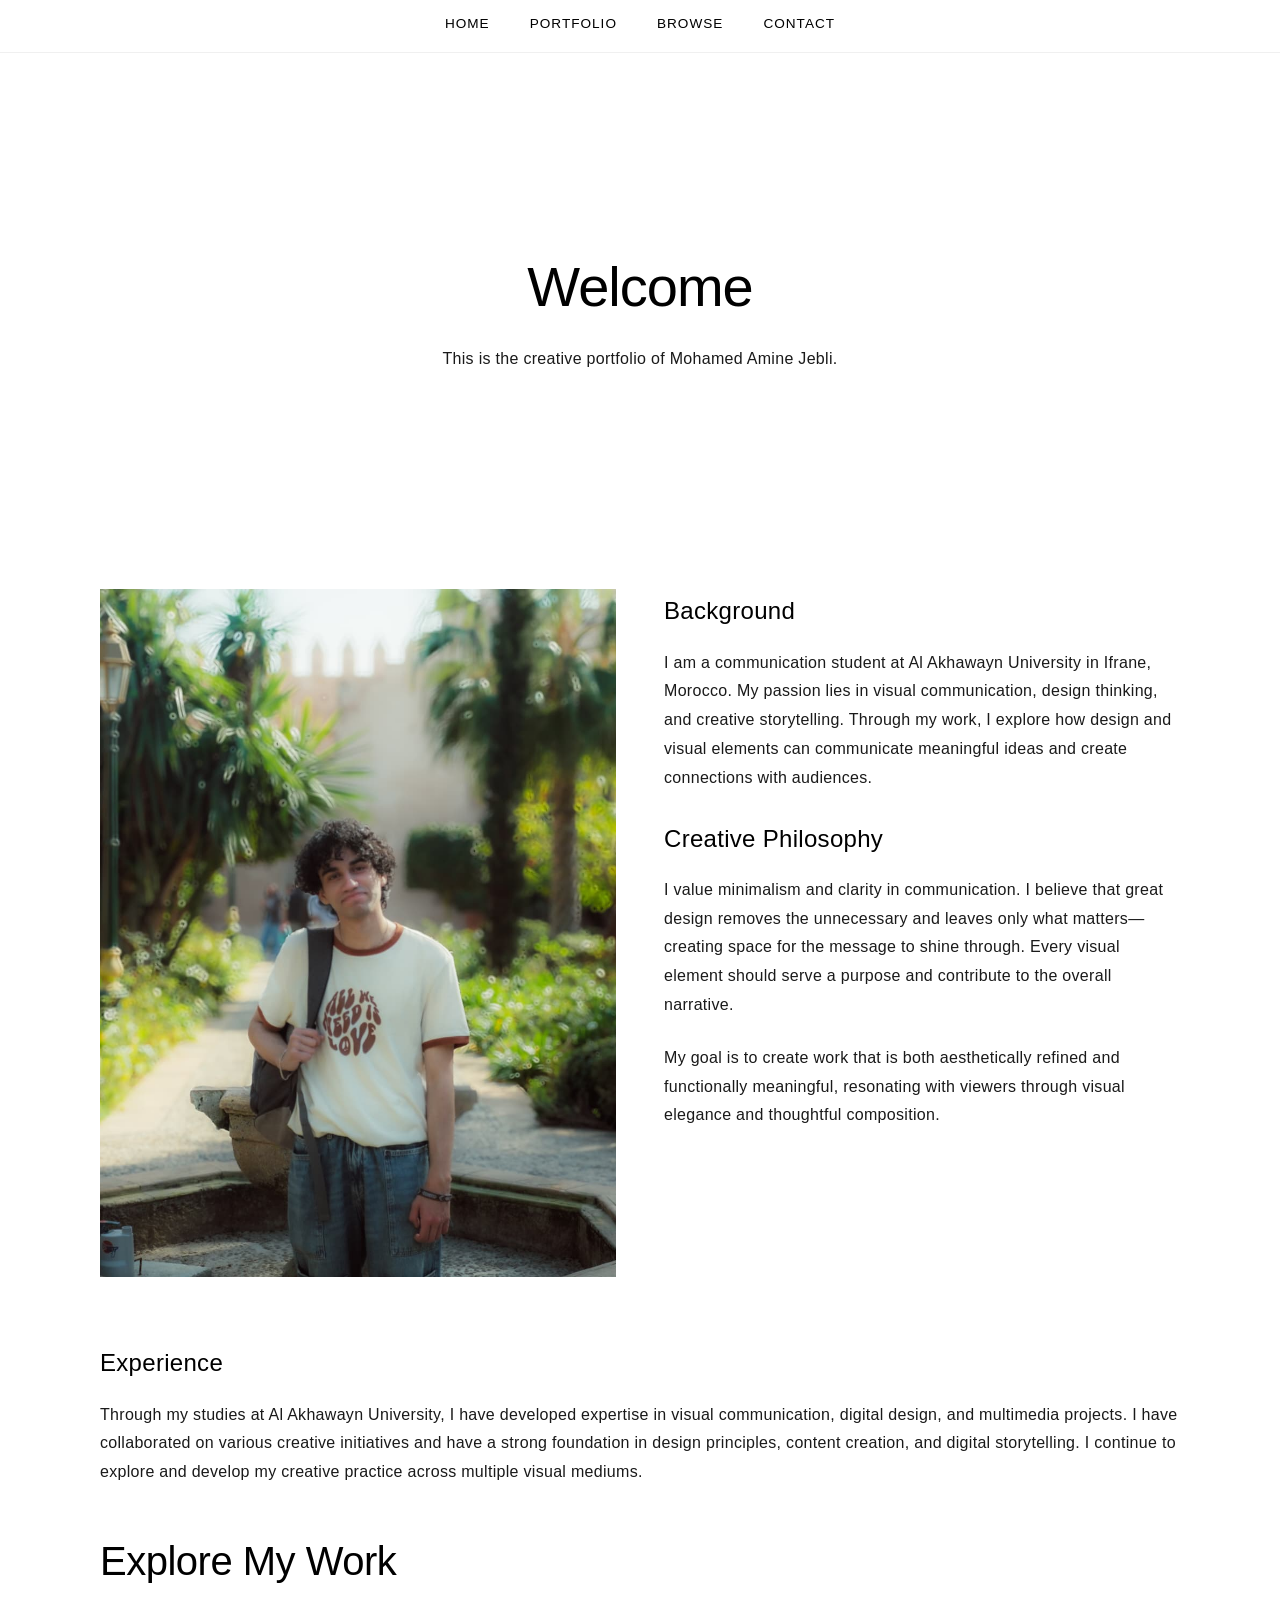
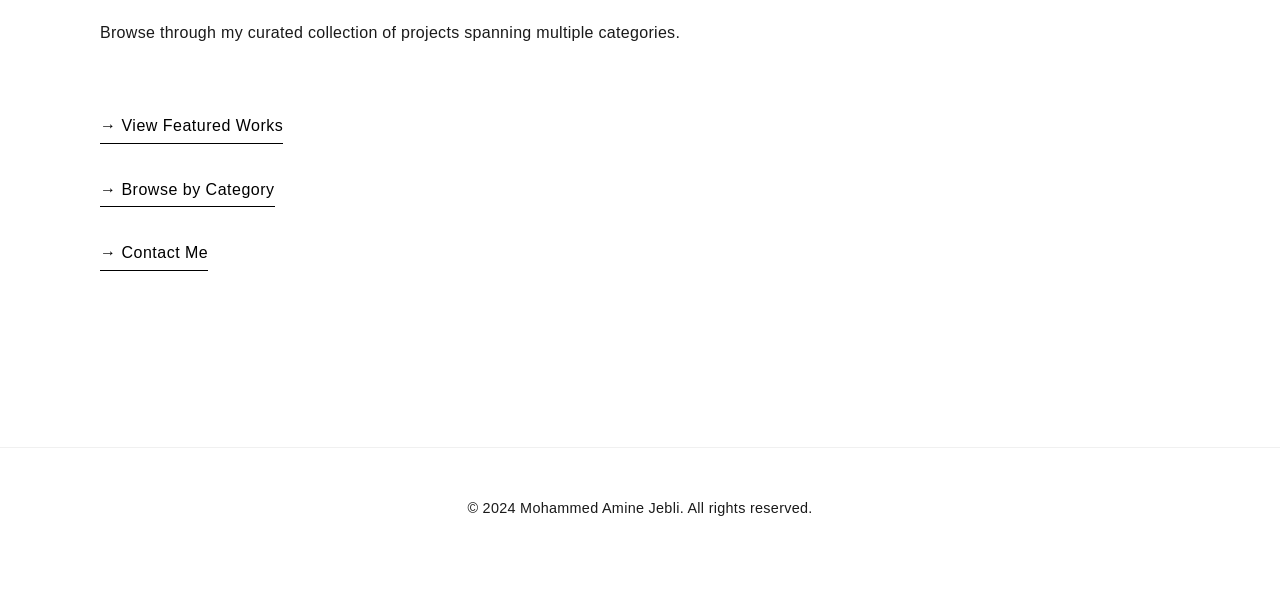
<file: index.html>
<!DOCTYPE html>
<html lang="en">
<head>
  <meta charset="UTF-8">
  <meta name="viewport" content="width=device-width, initial-scale=1.0">
  <title>Mohamed Amine Jebli | Portfolio</title>
  <link rel="preload" as="image" href="./images/background.jpg">
  <link rel="stylesheet" href="./css/style.css">
</head>
<body data-page="home">
  <header>
    <nav>
      <a href="index.html">Home</a>
      <a href="portfolio.html">Portfolio</a>
      <a href="browse.html">Browse</a>
      <a href="contact.html">Contact</a>
    </nav>
  </header>

  <main>
    <section id="hero" style="text-align: center; min-height: 40vh; display: flex; flex-direction: column; justify-content: center; align-items: center;">
      <h1 id="home-hero-title">Welcome</h1>
      <p id="home-hero-lead" style="max-width: 600px; margin: 0 auto;"></p>
    </section>

    <section id="intro" style="margin-top: 4rem;">
      <h2 id="home-about-heading" style="text-align: center;">About Me</h2>
      <div class="about-intro">
        <div class="about-portrait">
          <img src="images/background.jpg" alt="Mohamed Amine Jebli" loading="eager" fetchpriority="high" decoding="async">
        </div>
        <div class="about-text">
          <h3 id="home-background-heading">Background</h3>
          <p id="home-background-1"></p>
          <p id="home-background-2"></p>
          <h3 id="home-philosophy-heading">Creative Philosophy</h3>
          <p id="home-philosophy-1"></p>
          <p id="home-philosophy-2"></p>
        </div>
      </div>

      <div>
        <h3 id="home-experience-heading">Experience</h3>
        <p id="home-experience"></p>
      </div>

      <h2 id="home-explore-heading" style="margin-top: 3rem;">Explore My Work</h2>
      <p id="home-explore"></p>

      <div style="margin-top: 2rem;">
        <a id="home-portfolio-link" href="portfolio.html" class="cta-link">→ View Featured Works</a>
        <br>
        <a id="home-browse-link" href="browse.html" class="cta-link">→ Browse by Category</a>
        <br>
        <a id="home-contact-link" href="contact.html" class="cta-link">→ Contact Me</a>
      </div>
    </section>
  </main>

  <footer>
    <p id="site-footer"></p>
  </footer>

  <script src="./js/main.js"></script>
</body>
</html>
</file>
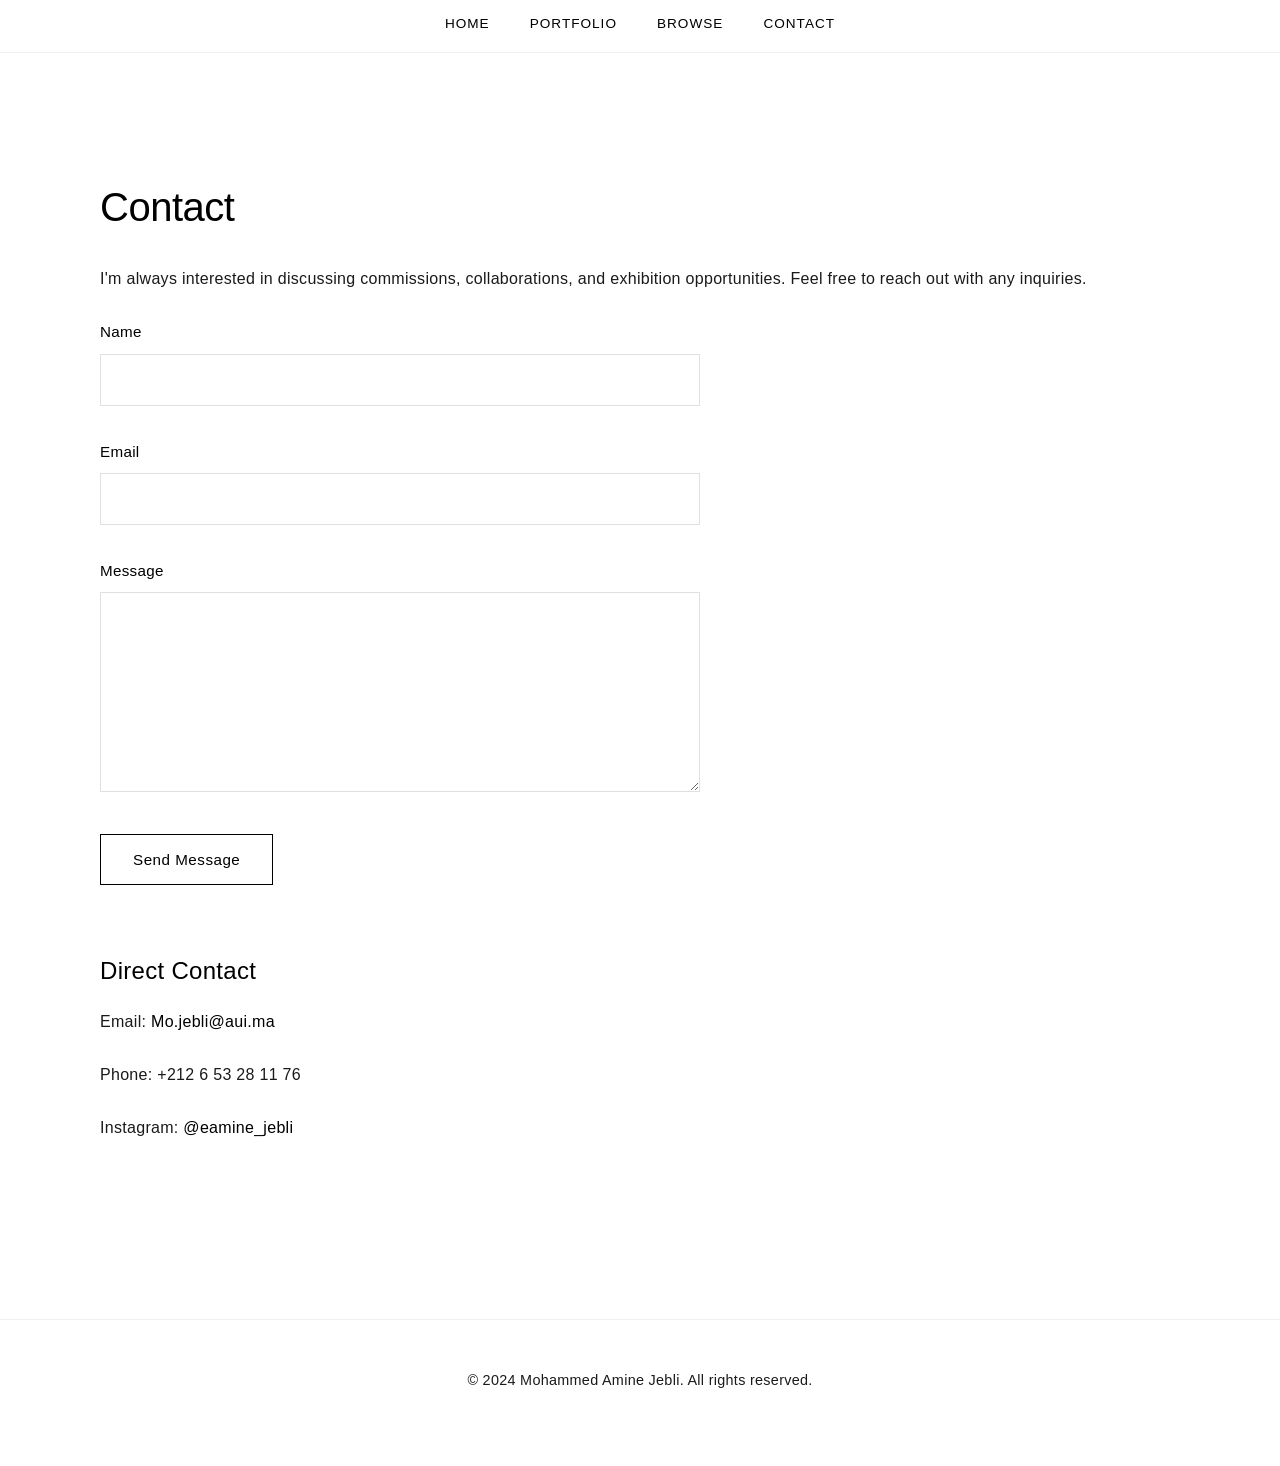
<file: contact.html>
<!DOCTYPE html>
<html lang="en">
<head>
  <meta charset="UTF-8">
  <meta name="viewport" content="width=device-width, initial-scale=1.0">
  <title>Contact | Mohamed Amine Jebli</title>
  <link rel="stylesheet" href="./css/style.css">
</head>
<body data-page="contact">
  <header>
    <nav>
      <a href="index.html">Home</a>
      <a href="portfolio.html">Portfolio</a>
      <a href="browse.html">Browse</a>
      <a href="contact.html">Contact</a>
    </nav>
  </header>

  <main>
    <section id="contact">
      <h2 id="contact-title">Contact</h2>
      <p id="contact-description"></p>
      <form id="contact-form">
        <div class="form-group">
          <label id="contact-name-label" for="name">Name</label>
          <input type="text" id="name" name="name" required>
        </div>
        <div class="form-group">
          <label id="contact-email-label" for="email">Email</label>
          <input type="email" id="email" name="email" required>
        </div>
        <div class="form-group">
          <label id="contact-message-label" for="message">Message</label>
          <textarea id="message" name="message" required></textarea>
        </div>
        <button id="contact-submit" type="submit">Send Message</button>
      </form>

      <div style="margin-top: 4rem;">
        <h3 id="contact-direct-heading">Direct Contact</h3>
        <p id="contact-email-line">Email: <a href="mailto:aminejebli@example.com">aminejebli@example.com</a></p>
        <p id="contact-phone-line">Phone: +212 6 XX XXX XXXX</p>
        <p >Instagram: <a href="https://www.instagram.com/eamine_jebli/" target="_blank">@eamine_jebli</a></p>
      </div>
    </section>
  </main>

  <footer>
    <p id="site-footer"></p>
  </footer>

  <script src="./js/main.js"></script>
</body>
</html>
</file>
<file: css/style.css>
/* ========================================
   MINIMALIST ARTIST PORTFOLIO
   Pure white background, clean typography
   ======================================== */

* {
  margin: 0;
  padding: 0;
  box-sizing: border-box;
}

html {
  scroll-behavior: smooth;
}

body {
  background-color: #ffffff;
  color: #000000;
  font-family: -apple-system, BlinkMacSystemFont, "Segoe UI", "Helvetica Neue", sans-serif;
  line-height: 1.8;
  font-size: 16px;
  letter-spacing: 0.3px;
}

/* ========================================
   TYPOGRAPHY
   ======================================== */

h1 {
  font-size: 3.5rem;
  font-weight: 300;
  line-height: 1.2;
  letter-spacing: -1px;
  margin-bottom: 1.5rem;
}

h2 {
  font-size: 2.5rem;
  font-weight: 300;
  line-height: 1.3;
  letter-spacing: -0.5px;
  margin-bottom: 2rem;
  margin-top: 3rem;
}

h3 {
  font-size: 1.5rem;
  font-weight: 400;
  margin-bottom: 1rem;
}

p {
  margin-bottom: 1.5rem;
  color: #1a1a1a;
}

a {
  color: #000000;
  text-decoration: none;
  position: relative;
  transition: color 0.2s ease;
}

a:hover {
  color: #666666;
}

/* ========================================
   LAYOUT & SPACING
   ======================================== */

header {
  position: sticky;
  top: 0;
  background-color: #ffffff;
  z-index: 100;
  border-bottom: 1px solid #f0f0f0;
}

nav {
  max-width: 1200px;
  margin: 0 auto;
  padding: 0.75rem 60px;
  display: flex;
  justify-content: center;
  gap: 2.5rem;
}

nav a {
  font-size: 0.85rem;
  font-weight: 350;
  text-transform: uppercase;
  letter-spacing: 1px;
  position: relative;
  padding-bottom: 0.25rem;
}

nav a::after {
  content: '';
  position: absolute;
  bottom: 0;
  left: 0;
  width: 0;
  height: 1px;
  background-color: #000000;
  transition: width 0.3s ease;
}

nav a:hover::after {
  width: 100%;
}

main {
  max-width: 1200px;
  margin: 0 auto;
  padding: 80px 60px;
}

section {
  margin-bottom: 6rem;
  padding: 0;
}

#portfolio,
#browse,
#contact,
#about {
  width: 100%;
  text-align: center;
}

#contact {
  text-align: left;
}

#contact .form-group,
#contact .form-group label,
#contact .form-group input,
#contact .form-group textarea,
#contact .form-group button,
#contact > div {
  text-align: left;
}

#contact .form-group input,
#contact .form-group textarea {
  margin-left: 0;
  margin-right: auto;
}

#contact #contact-description,
#contact #contact-direct-heading,
#contact #contact-email-line,
#contact #contact-phone-line,
#contact #contact-instagram-line {
  text-align: left;
}

#about .about-text {
  text-align: left;
}

#about .about-intro {
  width: 100%;
}

footer {
  background-color: #ffffff;
  border-top: 1px solid #f0f0f0;
  padding: 3rem 60px;
  text-align: center;
  color: #666666;
  font-size: 0.9rem;
}

/* ========================================
   LINKS & CALL-TO-ACTION
   ======================================== */

.cta-link {
  display: inline-block;
  font-size: 1rem;
  font-weight: 400;
  letter-spacing: 0.5px;
  margin-top: 2rem;
  padding-bottom: 2px;
  border-bottom: 1px solid #000000;
  transition: color 0.2s ease, border-color 0.2s ease;
}

.cta-link:hover {
  color: #666666;
  border-bottom-color: #666666;
}

/* ========================================
   IMAGES & GALLERY
   ======================================== */

img {
  max-width: 100%;
  height: auto;
  display: block;
}

.gallery {
  column-count: 5;
  column-gap: 2rem;
  margin-top: 3rem;
  width: min(100%, 1100px);
  margin-left: auto;
  margin-right: auto;
}

/* Portfolio-specific centering and responsive column counts */
#portfolio .gallery {
  width: min(100%, 900px);
  margin: 5rem auto;
  column-count: 3;
  column-gap: 1.5rem;
}

@media (max-width: 1024px) {
  #portfolio .gallery {
    column-count: 2;
  }
}

@media (max-width: 600px) {
  #portfolio .gallery {
    column-count: 1;
  }
}

/* Center images inside each gallery item */
.gallery-item {
  cursor: pointer;
  transition: opacity 0.2s ease;
  break-inside: avoid;
  margin-bottom: 2rem;
  display: flex;
  align-items: center;
  justify-content: center;
}

.gallery-item img {
  width: auto;
  max-width: 100%;
  max-height: 320px;
  object-fit: contain;
  display: block;
  margin: 0 auto;
}
.gallery-item {
  cursor: pointer;
  transition: opacity 0.2s ease;
  break-inside: avoid;
  margin-bottom: 2rem;
}

.gallery-item:hover {
  opacity: 0.85;
}

.gallery-item img {
  width: 100%;
  aspect-ratio: 1;
  object-fit: cover;
}

.gallery-item-title {
  font-size: 0.95rem;
  margin-top: 0.75rem;
  color: #666666;
  text-align: center;
}

/* ========================================
   LIGHTBOX / MODAL
   ======================================== */

.lightbox-overlay {
  position: fixed;
  top: 0;
  left: 0;
  right: 0;
  bottom: 0;
  background-color: rgba(0, 0, 0, 0.95);
  display: flex;
  align-items: center;
  justify-content: center;
  z-index: 1000;
  animation: fadeIn 0.2s ease;
}

@keyframes fadeIn {
  from {
    opacity: 0;
  }
  to {
    opacity: 1;
  }
}

.lightbox-content {
  position: relative;
  max-width: 90%;
  max-height: 90%;
  text-align: center;
}

.lightbox-content img {
  max-width: 100%;
  max-height: 80vh;
  object-fit: contain;
}

.lightbox-title {
  color: #ffffff;
  font-size: 1.1rem;
  margin-top: 1.5rem;
  letter-spacing: 0.5px;
  font-weight: 300;
}

.lightbox-close {
  position: absolute;
  top: -40px;
  right: 0;
  color: #ffffff;
  font-size: 2rem;
  cursor: pointer;
  border: none;
  background: none;
  padding: 0;
  width: 40px;
  height: 40px;
  display: flex;
  align-items: center;
  justify-content: center;
  transition: color 0.2s ease;
}

.lightbox-close:hover {
  color: #cccccc;
}

/* ========================================
   DETAIL VIEW
   ======================================== */

.detail-overlay {
  position: fixed;
  top: 0;
  left: 0;
  right: 0;
  bottom: 0;
  background-color: rgba(0, 0, 0, 0.98);
  display: flex;
  align-items: center;
  justify-content: center;
  z-index: 1000;
  animation: fadeIn 0.2s ease;
  padding: 2rem;
}

.detail-content {
  position: relative;
  display: grid;
  grid-template-columns: 1fr 1fr;
  gap: 3rem;
  max-width: 1400px;
  width: 100%;
  max-height: 80vh;
  align-items: center;
}

.detail-image-wrapper {
  display: flex;
  align-items: center;
  justify-content: center;
  max-height: 100%;
}

.detail-image-wrapper img {
  max-width: 100%;
  max-height: 75vh;
  object-fit: contain;
}

.detail-text {
  color: #ffffff;
  overflow-y: auto;
  padding-right: 1rem;
}

.detail-text h2 {
  color: #ffffff;
  margin-top: 0;
  font-size: 2rem;
  letter-spacing: -0.5px;
}

.detail-text p {
  color: #e0e0e0;
  line-height: 1.8;
  font-size: 1rem;
}

.detail-close {
  position: absolute;
  top: 20px;
  right: 20px;
  color: #ffffff;
  font-size: 2.5rem;
  cursor: pointer;
  border: none;
  background: none;
  padding: 0;
  width: 50px;
  height: 50px;
  display: flex;
  align-items: center;
  justify-content: center;
  transition: color 0.2s ease;
  z-index: 1001;
}

.detail-close:hover {
  color: #cccccc;
}

/* Detail view responsive */
@media (max-width: 1024px) {
  .detail-content {
    grid-template-columns: 1fr;
    gap: 2rem;
    max-height: none;
  }

  .detail-text {
    padding-right: 0;
    max-height: 40vh;
  }
}

@media (max-width: 767px) {
  .detail-overlay {
    padding: 1rem;
  }

  .detail-content {
    gap: 1rem;
  }

  .detail-close {
    top: 10px;
    right: 10px;
    font-size: 2rem;
  }

  .detail-text h2 {
    font-size: 1.5rem;
  }

  .detail-text p {
    font-size: 0.95rem;
  }
}

/* ========================================
   CATEGORY BROWSE
   ======================================== */

.category-grid {
  display: grid;
  grid-template-columns: repeat(auto-fill, minmax(150px, 1fr));
  gap: 2rem;
  margin-bottom: 4rem;
  margin-top: 3rem;
  width: min(100%, 1100px);
  margin-left: auto;
  margin-right: auto;
}

/* Container for category block to allow centralized control */
.category-container {
  width: min(100%, 1100px);
  padding: 1rem 5rem;
  display: flex;
  justify-content: center;
}

.category-card {
  cursor: pointer;
  transition: opacity 0.2s ease;
  text-align: center;
}

.category-card:hover {
  opacity: 0.8;
}

.category-card-image {
  width: 100%;
  aspect-ratio: 1;
  overflow: hidden;
  margin-bottom: 1rem;
}

.category-card-image img {
  width: 100%;
  height: 100%;
  object-fit: cover;
  transition: transform 0.2s ease;
}

.category-card:hover .category-card-image img {
  transform: scale(1.02);
}

.category-card-title {
  font-size: 0.95rem;
  font-weight: 400;
  letter-spacing: 0.5px;
  color: #666666;
  transition: color 0.2s ease;
}

.category-card.active .category-card-title {
  color: #000000;
  font-weight: 500;
}

.back-button {
  display: inline-block;
  padding: 0.75rem 1.5rem;
  border: 1px solid #000000;
  background-color: #ffffff;
  color: #000000;
  font-size: 0.9rem;
  font-weight: 400;
  cursor: pointer;
  margin-bottom: 2rem;
  transition: all 0.2s ease;
  letter-spacing: 0.5px;
}

.back-button:hover {
  background-color: #000000;
  color: #ffffff;
}

/* ========================================
   FORMS
   ======================================== */

.form-group {
  margin-bottom: 2rem;
}

label {
  display: block;
  margin-bottom: 0.5rem;
  font-weight: 500;
  font-size: 0.95rem;
}

input[type="text"],
input[type="email"],
textarea {
  width: 100%;
  max-width: 600px;
  padding: 1rem;
  border: 1px solid #e0e0e0;
  background-color: #ffffff;
  font-family: inherit;
  font-size: 1rem;
  color: #000000;
  transition: border-color 0.2s ease;
}

input[type="text"]:focus,
input[type="email"]:focus,
textarea:focus {
  outline: none;
  border-color: #000000;
  background-color: #fafafa;
}

textarea {
  resize: vertical;
  min-height: 200px;
}

button {
  padding: 1rem 2rem;
  border: 1px solid #000000;
  background-color: #ffffff;
  color: #000000;
  font-size: 0.95rem;
  font-weight: 500;
  cursor: pointer;
  transition: all 0.2s ease;
  letter-spacing: 0.5px;
}

button:hover {
  background-color: #000000;
  color: #ffffff;
}

/* ========================================
   ABOUT PAGE LAYOUT
   ======================================== */

.about-intro {
  display: grid;
  grid-template-columns: 1fr 1fr;
  gap: 3rem;
  align-items: flex-start;
  margin-bottom: 4rem;
}

.about-portrait img {
  width: 100%;
  aspect-ratio: 3 / 4;
  object-fit: cover;
}

.about-text h2 {
  margin-top: 0;
}

.about-text p {
  margin-bottom: 1.5rem;
}

/* ========================================
   RESPONSIVE DESIGN
   ======================================== */

/* Tablet (768px - 1024px) */
@media (max-width: 1024px) {
  h1 {
    font-size: 2.5rem;
  }

  h2 {
    font-size: 1.8rem;
  }

  main {
    padding: 60px 40px;
  }

  nav {
    padding: 1.2rem 40px;
    gap: 2rem;
  }

  footer {
    padding: 2rem 40px;
  }

  .gallery {
    column-count: 2;
    column-gap: 1.5rem;
  }

  .about-intro {
    grid-template-columns: 1fr;
    gap: 2rem;
  }
}

/* Mobile (480px - 767px) */
@media (max-width: 767px) {
  h1 {
    font-size: 2rem;
  }

  h2 {
    font-size: 1.5rem;
    margin-top: 2rem;
  }

  h3 {
    font-size: 1.2rem;
  }

  main {
    padding: 50px 24px;
  }

  nav {
    padding: 1rem 24px;
    gap: 1.2rem;
    flex-wrap: wrap;
  }

  nav a {
    font-size: 0.85rem;
    letter-spacing: 0.5px;
  }

  footer {
    padding: 1.5rem 24px;
  }

  .gallery {
    column-count: 1;
  }

  .cta-link {
    margin-top: 1.5rem;
  }

  input[type="text"],
  input[type="email"],
  textarea {
    max-width: 100%;
  }

  .category-grid {
    grid-template-columns: repeat(auto-fill, minmax(120px, 1fr));
    gap: 1rem;
  }

  .lightbox-content {
    max-width: 95%;
  }

  .lightbox-close {
    top: -35px;
  }
}
</file>
